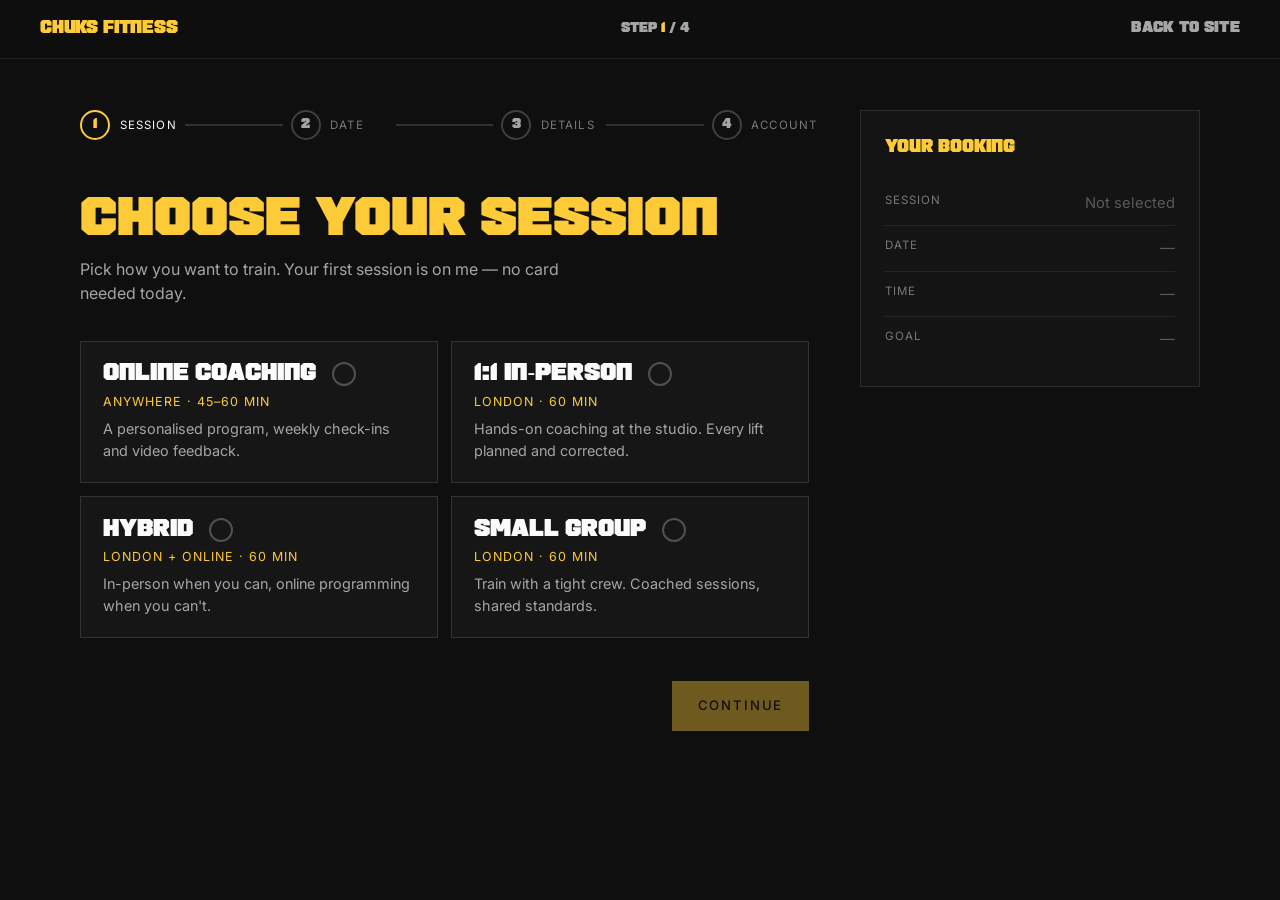
<file: booking.html>
<!DOCTYPE html>
<html lang="en" class="no-js">
<head>
  <meta charset="UTF-8" />
  <meta name="viewport" content="width=device-width, initial-scale=1.0" />
  <title>Book a session — Chuks Fitness</title>
  <meta name="description" content="Book your free first session with Chuks Fitness — online or in-person coaching in London." />
  <meta property="og:title" content="Book a session — Chuks Fitness" />
  <meta property="og:description" content="Book your free first session with Chuks Fitness — online or in-person coaching in London." />
  <meta property="og:type" content="website" />
  <meta property="og:image" content="https://chuksfitness.site/assets/img/hero.jpg" />
  <meta name="twitter:card" content="summary_large_image" />
  <link rel="icon" type="image/svg+xml" href="assets/favicon.svg" />
  <meta name="theme-color" content="#0f0f0f" />
  <link rel="preconnect" href="https://fonts.googleapis.com" />
  <link rel="preconnect" href="https://fonts.gstatic.com" crossorigin />
  <link href="https://fonts.googleapis.com/css2?family=Inter:wght@400;500;600;700&display=swap" rel="stylesheet" />
  <link rel="stylesheet" href="css/styles.css" />
  <link rel="stylesheet" href="css/booking.css" />
  <script>document.documentElement.classList.remove('no-js');</script>
</head>
<body class="booking-page">

  <header class="bk-header">
    <a href="index.html" class="bk-logo">Chuks Fitness</a>
    <span class="bk-stepcount">Step <b id="stepNow">1</b> / 4</span>
    <a href="index.html" class="bk-back hover-effect">Back to site</a>
  </header>

  <main class="bk-wrap">
    <div class="bk-grid">
      <div class="bk-main">

        <!-- stepper -->
        <div class="stepper" id="stepper">
          <div class="stepper__item active"><span class="stepper__dot">1</span><span class="stepper__label">Session</span></div>
          <span class="stepper__bar"></span>
          <div class="stepper__item"><span class="stepper__dot">2</span><span class="stepper__label">Date</span></div>
          <span class="stepper__bar"></span>
          <div class="stepper__item"><span class="stepper__dot">3</span><span class="stepper__label">Details</span></div>
          <span class="stepper__bar"></span>
          <div class="stepper__item"><span class="stepper__dot">4</span><span class="stepper__label">Account</span></div>
        </div>

        <!-- STEP 1 — session -->
        <section class="step is-active" data-step="0">
          <div class="step__head"><h2>Choose your session</h2><p>Pick how you want to train. Your first session is on me — no card needed today.</p></div>
          <div class="opt-grid">
            <button class="opt" data-opt="Online coaching" data-meta="Anywhere · 45–60 min">
              <div class="opt__top"><span class="opt__name">Online coaching</span><span class="opt__check"><svg viewBox="0 0 24 24" fill="none" stroke="#0f0f0f" stroke-width="3"><path d="M5 12l5 5L20 6"/></svg></span></div>
              <span class="opt__meta">Anywhere · 45–60 min</span>
              <span class="opt__desc">A personalised program, weekly check-ins and video feedback.</span>
            </button>
            <button class="opt" data-opt="1:1 in-person" data-meta="London · 60 min">
              <div class="opt__top"><span class="opt__name">1:1 in&#8209;person</span><span class="opt__check"><svg viewBox="0 0 24 24" fill="none" stroke="#0f0f0f" stroke-width="3"><path d="M5 12l5 5L20 6"/></svg></span></div>
              <span class="opt__meta">London · 60 min</span>
              <span class="opt__desc">Hands-on coaching at the studio. Every lift planned and corrected.</span>
            </button>
            <button class="opt" data-opt="Hybrid" data-meta="London + online · 60 min">
              <div class="opt__top"><span class="opt__name">Hybrid</span><span class="opt__check"><svg viewBox="0 0 24 24" fill="none" stroke="#0f0f0f" stroke-width="3"><path d="M5 12l5 5L20 6"/></svg></span></div>
              <span class="opt__meta">London + online · 60 min</span>
              <span class="opt__desc">In-person when you can, online programming when you can't.</span>
            </button>
            <button class="opt" data-opt="Small group" data-meta="London · 60 min">
              <div class="opt__top"><span class="opt__name">Small group</span><span class="opt__check"><svg viewBox="0 0 24 24" fill="none" stroke="#0f0f0f" stroke-width="3"><path d="M5 12l5 5L20 6"/></svg></span></div>
              <span class="opt__meta">London · 60 min</span>
              <span class="opt__desc">Train with a tight crew. Coached sessions, shared standards.</span>
            </button>
          </div>
        </section>

        <!-- STEP 2 — date & time -->
        <section class="step" data-step="1">
          <div class="step__head"><h2>Pick a date &amp; time</h2><p>Choose a slot that works for you. Unavailable times are greyed out.</p></div>
          <div class="cal-layout">
            <div class="cal">
              <div class="cal-head">
                <span class="cal-title" id="calTitle">—</span>
                <div class="cal-nav">
                  <button id="calPrev" aria-label="Previous month"><svg viewBox="0 0 24 24" width="16" height="16" fill="none" stroke="currentColor" stroke-width="2"><path d="M15 18l-6-6 6-6"/></svg></button>
                  <button id="calNext" aria-label="Next month"><svg viewBox="0 0 24 24" width="16" height="16" fill="none" stroke="currentColor" stroke-width="2"><path d="M9 18l6-6-6-6"/></svg></button>
                </div>
              </div>
              <div class="cal-dow"><span>Mo</span><span>Tu</span><span>We</span><span>Th</span><span>Fr</span><span>Sa</span><span>Su</span></div>
              <div class="cal-grid" id="calGrid"></div>
            </div>
            <div class="slots-wrap">
              <h3>Available times</h3>
              <div id="slots"><p class="slots-empty">Select a date to see available times.</p></div>
            </div>
          </div>
        </section>

        <!-- STEP 3 — about you -->
        <section class="step" data-step="2">
          <div class="step__head"><h2>A bit about you</h2><p>So I can tailor the session before you even arrive.</p></div>
          <div class="field"><label for="fName">Your name</label><input id="fName" type="text" placeholder="First name" autocomplete="given-name" /></div>
          <div class="field">
            <label>Your main goal</label>
            <div class="chip-row" data-chips="goal">
              <button class="chip" data-val="Build strength">Build strength</button>
              <button class="chip" data-val="Lose fat">Lose fat</button>
              <button class="chip" data-val="Hybrid performance">Hybrid performance</button>
              <button class="chip" data-val="Run / endurance">Run / endurance</button>
              <button class="chip" data-val="HYROX">HYROX</button>
              <button class="chip" data-val="Feel better">Feel better</button>
            </div>
          </div>
          <div class="field">
            <label>Experience</label>
            <div class="chip-row" data-chips="level">
              <button class="chip" data-val="New to training">New to training</button>
              <button class="chip" data-val="Some experience">Some experience</button>
              <button class="chip" data-val="Experienced">Experienced</button>
            </div>
          </div>
          <div class="field"><label for="fNote">Anything I should know? (optional)</label><textarea id="fNote" rows="3" placeholder="Injuries, schedule, what you're really after…"></textarea></div>
        </section>

        <!-- STEP 4 — account -->
        <section class="step" data-step="3">
          <div class="step__head"><h2>Almost there</h2><p>Create your account to lock in your session — or log in if you've trained with me before.</p></div>
          <div class="auth-tabs">
            <button class="auth-tab is-active" data-auth="signup">Sign up</button>
            <button class="auth-tab" data-auth="login">Log in</button>
          </div>
          <div class="field" data-signup-only><label for="aName">Full name</label><input id="aName" type="text" placeholder="Your name" autocomplete="name" /></div>
          <div class="field"><label for="aEmail">Email</label><input id="aEmail" type="email" placeholder="you@email.com" autocomplete="email" /></div>
          <div class="field"><label for="aPass">Password</label><input id="aPass" type="password" placeholder="••••••••" autocomplete="new-password" /></div>
          <p class="auth-fine">By continuing you agree to the <a href="#">terms</a> &amp; <a href="#">privacy policy</a>.</p>
        </section>

        <!-- nav -->
        <div class="bk-nav" id="bkNav">
          <button class="btn btn-back is-hidden" id="btnBack" type="button">Back</button>
          <button class="btn btn-primary" id="btnNext" type="button" disabled>Continue</button>
        </div>

        <!-- success -->
        <div class="bk-success" id="bkSuccess">
          <div class="tick"><svg viewBox="0 0 24 24" fill="none" stroke="#0f0f0f" stroke-width="3"><path d="M5 12l5 5L20 6"/></svg></div>
          <h2>You're booked</h2>
          <p>Your first session is locked in. I've sent a confirmation to your email with everything you need.</p>
          <div class="sum-card" id="successSummary"></div>
          <a href="index.html" class="btn btn-primary">Back to site</a>
        </div>

      </div>

      <!-- summary -->
      <aside class="bk-summary">
        <h3>Your booking</h3>
        <div class="sum-row" data-goto="0"><span class="sum-k">Session</span><span class="sum-v empty" id="sumSession">Not selected</span></div>
        <div class="sum-row" data-goto="1"><span class="sum-k">Date</span><span class="sum-v empty" id="sumDate">—</span></div>
        <div class="sum-row" data-goto="1"><span class="sum-k">Time</span><span class="sum-v empty" id="sumTime">—</span></div>
        <div class="sum-row" data-goto="2"><span class="sum-k">Goal</span><span class="sum-v empty" id="sumGoal">—</span></div>
      </aside>

    </div>
  </main>

  <script src="vendor/gsap/gsap.min.js"></script>
  <script src="js/booking.js"></script>
</body>
</html>
</file>
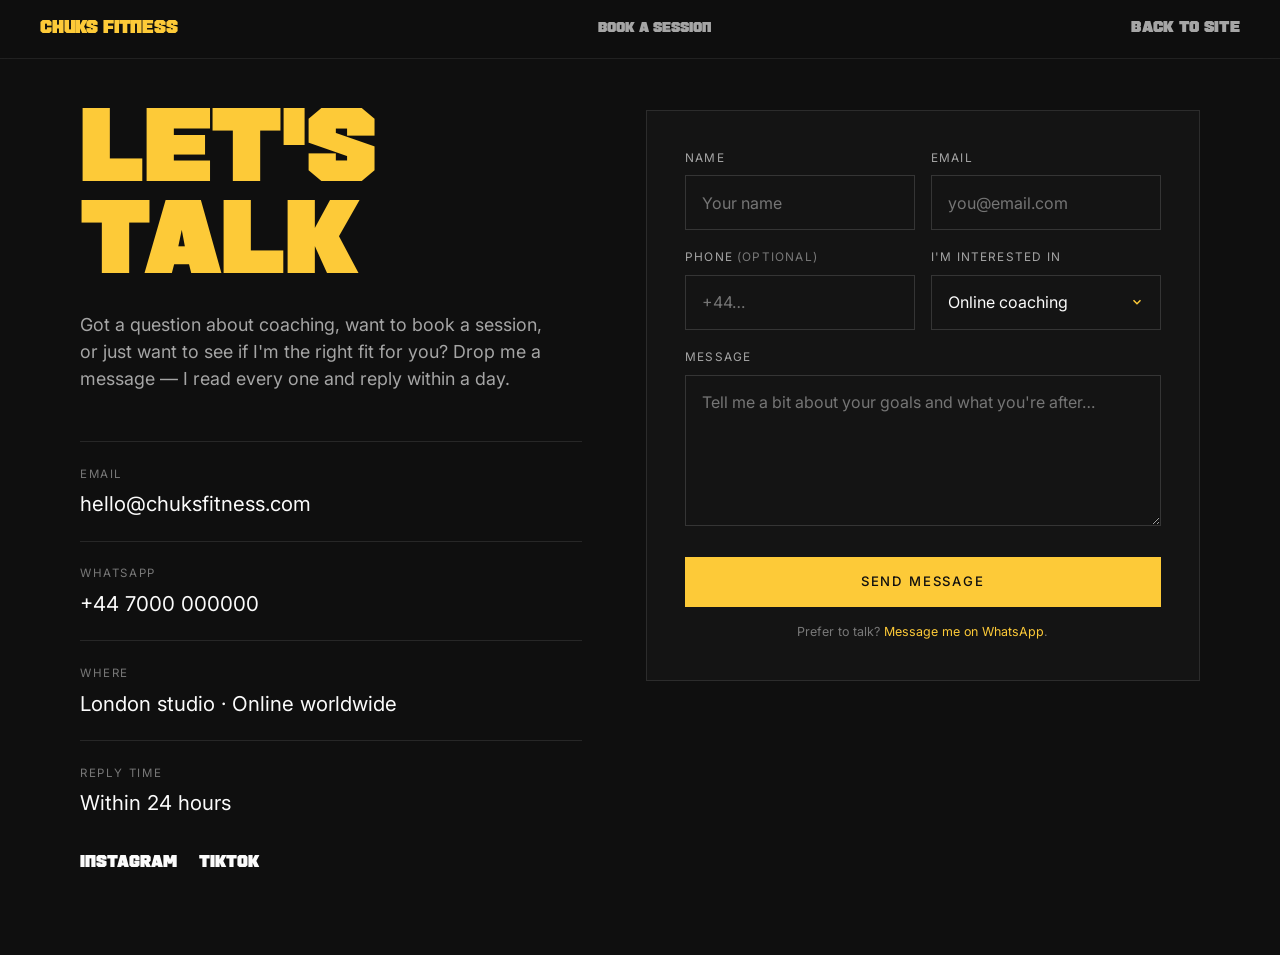
<file: contact.html>
<!DOCTYPE html>
<html lang="en" class="no-js">
<head>
  <meta charset="UTF-8" />
  <meta name="viewport" content="width=device-width, initial-scale=1.0" />
  <title>Contact — Chuks Fitness</title>
  <meta name="description" content="Get in touch with Chuks Fitness — online & in-person coaching in London. Questions, bookings, or just to say hello." />
  <meta property="og:title" content="Contact — Chuks Fitness" />
  <meta property="og:description" content="Get in touch with Chuks Fitness — online & in-person coaching in London. Questions, bookings, or just to say hello." />
  <meta property="og:type" content="website" />
  <meta property="og:image" content="https://chuksfitness.site/assets/img/hero.jpg" />
  <meta name="twitter:card" content="summary_large_image" />
  <link rel="icon" type="image/svg+xml" href="assets/favicon.svg" />
  <meta name="theme-color" content="#0f0f0f" />
  <link rel="preconnect" href="https://fonts.googleapis.com" />
  <link rel="preconnect" href="https://fonts.gstatic.com" crossorigin />
  <link href="https://fonts.googleapis.com/css2?family=Inter:wght@400;500;600;700&display=swap" rel="stylesheet" />
  <link rel="stylesheet" href="css/styles.css" />
  <link rel="stylesheet" href="css/booking.css" />
  <link rel="stylesheet" href="css/contact.css" />
  <script>document.documentElement.classList.remove('no-js');</script>
</head>
<body class="booking-page">

  <header class="bk-header">
    <a href="index.html" class="bk-logo">Chuks Fitness</a>
    <a href="booking.html" class="bk-stepcount" style="text-decoration:none">Book a session</a>
    <a href="index.html" class="bk-back hover-effect">Back to site</a>
  </header>

  <main class="bk-wrap">
    <div class="contact-grid">

      <!-- info -->
      <div class="contact-info">
        <h1>Let's talk</h1>
        <p class="lead">Got a question about coaching, want to book a session, or just want to see if I'm the right fit for you? Drop me a message — I read every one and reply within a day.</p>
        <div class="contact-list">
          <div class="row"><span class="k">Email</span><span class="v"><a href="mailto:hello@chuksfitness.com" class="hover-effect">hello@chuksfitness.com</a></span></div>
          <div class="row"><span class="k">WhatsApp</span><span class="v"><a href="https://wa.me/447000000000" class="hover-effect">+44 7000 000000</a></span></div>
          <div class="row"><span class="k">Where</span><span class="v">London studio · Online worldwide</span></div>
          <div class="row"><span class="k">Reply time</span><span class="v">Within 24 hours</span></div>
        </div>
        <div class="contact-socials">
          <a href="https://www.instagram.com/chuks_coach1/" class="hover-effect" target="_blank" rel="noopener">Instagram</a>
          <a href="https://www.tiktok.com/@chukspt0" class="hover-effect" target="_blank" rel="noopener">TikTok</a>
        </div>
      </div>

      <!-- form -->
      <form class="contact-form" id="contactForm" novalidate>
        <div class="two">
          <div class="field"><label for="cName">Name</label><input id="cName" type="text" placeholder="Your name" autocomplete="name" /></div>
          <div class="field"><label for="cEmail">Email</label><input id="cEmail" type="email" placeholder="you@email.com" autocomplete="email" /></div>
        </div>
        <div class="two">
          <div class="field"><label for="cPhone">Phone <span style="color:var(--gray-500)">(optional)</span></label><input id="cPhone" type="tel" placeholder="+44…" autocomplete="tel" /></div>
          <div class="field"><label for="cInterest">I'm interested in</label>
            <select id="cInterest">
              <option value="Online coaching">Online coaching</option>
              <option value="1:1 in-person">1:1 in-person</option>
              <option value="Hybrid">Hybrid</option>
              <option value="Small group">Small group</option>
              <option value="Something else">Something else</option>
            </select>
          </div>
        </div>
        <div class="field"><label for="cMsg">Message</label><textarea id="cMsg" rows="5" placeholder="Tell me a bit about your goals and what you're after…"></textarea></div>
        <button type="submit" class="btn btn-primary send" id="cSend" disabled>Send message</button>
        <p class="form-note">Prefer to talk? <a href="https://wa.me/447000000000" class="hover-effect" style="color:var(--brand-500)">Message me on WhatsApp</a>.</p>

        <div class="contact-success" id="contactSuccess">
          <div class="tick"><svg viewBox="0 0 24 24" fill="none" stroke="#0f0f0f" stroke-width="3"><path d="M5 12l5 5L20 6"/></svg></div>
          <h2>Message sent</h2>
          <p>Thanks — I've got it. I'll get back to you within 24 hours. Check your inbox.</p>
        </div>
      </form>

    </div>
  </main>

  <script src="vendor/gsap/gsap.min.js"></script>
  <script src="js/contact.js"></script>
</body>
</html>
</file>
<file: css/styles.css>
/* =========================================================
   CHHUKS FITNESS — faithful rebuild of lahuella.club
   Design tokens reverse-engineered from the original build.
   ========================================================= */

/* ---- Bundled display typeface (original CWM Bold) ---- */
@font-face {
  font-family: "CWM";
  src: url("../fonts/CWM-Bold.otf") format("opentype");
  font-weight: 700;
  font-style: normal;
  font-display: swap;
}

:root {
  /* colours (lifted from the original stylesheet) */
  --brand-500: #fdca38;   /* signature yellow */
  --brand-900: #6a5518;   /* deep gold */
  --gray-950: #0f0f0f;    /* near-black */
  --gray-800: #424242;
  --gray-500: #787878;
  --gray-300: #a5a5a5;
  --gray-50:  #f2f2f2;
  --paper:    #fbfbfb;    /* light text on dark */
  --bg:       #0f0f0f;    /* dark page background */
  --line:     rgba(255,255,255,0.2); /* dividers on dark */
  --black: #000;
  --white: #fff;

  --font-display: "CWM", "Arial Black", "Helvetica Neue", sans-serif;
  --font-sans: "Inter", ui-sans-serif, system-ui, -apple-system, sans-serif;

  --pad: 1rem;            /* container side padding (mobile) */
  --maxw: 1440px;
  --ease: cubic-bezier(0.22, 1, 0.36, 1);
}
@media (min-width: 1024px) { :root { --pad: 2rem; } }

/* ---- reset / base ---- */
*, *::before, *::after { box-sizing: border-box; }
html { -webkit-text-size-adjust: 100%; background: var(--bg); color-scheme: dark; }
::selection { background: var(--brand-500); color: var(--gray-950); }
body {
  margin: 0;
  background: var(--bg);
  color: var(--paper);
  font-family: var(--font-sans);
  font-size: 1rem;
  line-height: 1.5;
  -webkit-font-smoothing: antialiased;
  text-rendering: optimizeLegibility;
  overflow-x: hidden;
}
img { display: block; max-width: 100%; }
a { color: inherit; text-decoration: none; }
button { font: inherit; color: inherit; background: none; border: 0; cursor: pointer; }
ul { margin: 0; padding: 0; list-style: none; }
h1, h2, h3, h4, p { margin: 0; }

/* ScrollSmoother requires no-scroll on body while it owns the scroll */
.no-scroll { overflow: hidden; height: 100vh; }

/* ---- layout helpers ---- */
.container {
  width: 100%;
  max-width: var(--maxw);
  margin-inline: auto;
  padding-inline: var(--pad);
}
.grid-12 { display: grid; grid-template-columns: repeat(12, minmax(0, 1fr)); column-gap: clamp(0.75rem, 1.4vw, 1rem); }
.grid-8  { display: grid; grid-template-columns: repeat(8, minmax(0, 1fr));  column-gap: clamp(0.75rem, 1.4vw, 1rem); }

/* ---- typography ---- */
.display, .h-sec {
  font-family: var(--font-display);
  font-weight: 700;
  text-transform: uppercase;
  line-height: 0.86;
  letter-spacing: -0.01em;
}
/* hero headline */
.h-hero {
  font-family: var(--font-display);
  font-weight: 700;
  text-transform: uppercase;
  line-height: 0.92;
  letter-spacing: -0.01em;
  font-size: clamp(2.4rem, 7.5vw, 6.5rem);
}
/* big section headings (text-4xl -> text-9xl) */
.h-sec { font-size: clamp(2.5rem, 10vw, 8.5rem); }
/* program row titles (text-xl -> text-5xl) */
.h-prog {
  font-family: var(--font-display);
  font-weight: 700;
  text-transform: uppercase;
  line-height: 1;
  font-size: clamp(1.6rem, 6.5vw, 3.6rem);
}
.kicker {
  font-size: 0.78rem;
  letter-spacing: 0.22em;
  text-transform: uppercase;
  font-weight: 500;
}
.lead { font-size: clamp(1rem, 1.4vw, 1.25rem); color: var(--gray-300); }

.text-brand { color: var(--brand-500); }
.bg-brand { background: var(--brand-500); }
.bg-dark { background: var(--gray-950); }

/* center-grow underline (the original .hover-effect) */
.hover-effect { position: relative; transition: color 0.4s var(--ease); display: inline-block; }
.hover-effect::after {
  content: ""; position: absolute; top: 100%; left: 50%;
  height: 3px; width: 0; transform: translateX(-50%);
  background: var(--brand-500); transition: width 0.4s var(--ease);
}
.hover-effect:hover { color: var(--brand-500); }
.hover-effect:hover::after { width: 100%; }

/* ===========================================================
   PRELOADER
   =========================================================== */
#preloader {
  position: fixed; inset: 0; z-index: 200;
  background: var(--gray-950); color: var(--brand-500);
  display: flex; align-items: center; justify-content: center;
}
#preloader .pl-word { font-family: var(--font-display); text-transform: uppercase; font-size: clamp(2rem, 9vw, 6rem); line-height: 1; overflow: hidden; }
#preloader .pl-count { position: absolute; bottom: 6vh; right: var(--pad); font-family: var(--font-display); font-size: clamp(3rem, 14vw, 11rem); line-height: 0.8; color: var(--brand-500); }
#preloader .pl-bar { position: absolute; bottom: 0; left: 0; height: 4px; width: 0; background: var(--brand-500); }

/* ===========================================================
   HEADER + MENU
   =========================================================== */
.site-header {
  position: fixed; top: 0; left: 0; width: 100%; z-index: 90;
  display: flex; align-items: center; justify-content: space-between;
  padding: 1.35rem var(--pad);
  color: var(--brand-500);
  transition: transform 0.5s var(--ease);
}
.hd-group { display: flex; align-items: center; gap: clamp(1.25rem, 2.6vw, 2.75rem); }
.hd-link, .hd-lang {
  font-family: var(--font-display); text-transform: uppercase; line-height: 1;
  font-size: clamp(1rem, 1.25vw, 1.35rem); letter-spacing: 0.005em; color: var(--brand-500);
}
.hd-lang { cursor: default; }
.hd-wa { color: var(--brand-500); display: flex; align-items: center; justify-content: center; width: 44px; height: 44px; transition: transform 0.3s var(--ease); }
.hd-wa:hover { transform: scale(1.12); }
.menu-toggle { display: flex; flex-direction: column; justify-content: center; align-items: flex-end; gap: 5px; width: 48px; height: 48px; padding: 0 12px; background: var(--brand-500); color: var(--gray-950); transition: transform 0.3s var(--ease); }
.menu-toggle span { height: 3px; width: 100%; background: currentColor; transition: transform 0.4s var(--ease), opacity 0.3s, width 0.3s var(--ease); }
.menu-toggle span:nth-child(2) { width: 58%; }
.menu-toggle:hover { transform: scale(1.08); }
.menu-toggle:hover span:nth-child(2) { width: 100%; }
.hd-logo { position: absolute; left: 50%; top: 50%; transform: translate(-50%, -50%); font-family: var(--font-display); text-transform: uppercase; color: var(--brand-500); font-size: clamp(1rem, 1.4vw, 1.3rem); line-height: 1; letter-spacing: -0.01em; white-space: nowrap; }
@media (max-width: 1023px) { .hd-link, .hd-lang { display: none; } }
body.menu-open .menu-toggle span:nth-child(1) { transform: translateY(8px) rotate(45deg); }
body.menu-open .menu-toggle span:nth-child(2) { opacity: 0; }
body.menu-open .menu-toggle span:nth-child(3) { transform: translateY(-8px) rotate(-45deg); }
.header-hidden { transform: translateY(-110%); }

/* full-screen overlay menu */
.menu-overlay {
  position: fixed; inset: 0; z-index: 80;
  background: var(--gray-950); color: var(--paper);
  display: grid; grid-template-rows: 1fr auto;
  padding: 7rem var(--pad) 2.5rem;
  clip-path: inset(0 0 100% 0);
  visibility: hidden;
}
.menu-overlay nav { display: flex; flex-direction: column; justify-content: center; gap: 0.4rem; }
.menu-overlay nav a {
  font-family: var(--font-display); text-transform: uppercase;
  font-size: clamp(2.2rem, 9vw, 6rem); line-height: 1.02; color: var(--paper);
  width: max-content;
}
.menu-overlay nav a:hover { color: var(--brand-500); }
.menu-foot { display: flex; flex-wrap: wrap; gap: 1.4rem 2rem; justify-content: space-between; align-items: end; border-top: 1px solid #2a2a2a; padding-top: 1.5rem; font-size: 0.85rem; letter-spacing: 0.06em; text-transform: uppercase; color: var(--gray-300); }
.menu-foot a:hover { color: var(--brand-500); }

/* ===========================================================
   HERO
   =========================================================== */
.hero { position: relative; height: 100svh; min-height: 600px; overflow: hidden; }
.hero__media { position: absolute; inset: -8% 0; z-index: 0; will-change: transform; }
.hero__media img { width: 100%; height: 100%; object-fit: cover; object-position: center 50%; will-change: transform; }
/* mobile: shift crop so the man on the left sits left-of-frame, face clear of the text */
@media (max-width: 1023px) { .hero__media img { object-position: 44% center; } }
.hero::after { content: ""; position: absolute; inset: 0; z-index: 1;
  background: radial-gradient(125% 95% at 50% 38%, rgba(0,0,0,0.22), rgba(0,0,0,0.8) 100%); }

/* giant stacked headline with cycling middle word */
.hero-title {
  position: absolute; z-index: 3; top: 45%; left: 50%; transform: translate(-50%, -50%);
  width: 100%; margin: 0; padding: 0 var(--pad); text-align: center;
  font-family: var(--font-display); font-weight: 700; text-transform: uppercase;
  color: var(--brand-500); line-height: 0.86; letter-spacing: -0.01em;
  font-size: clamp(2.8rem, 13.5vw, 12rem);
}
.ht-line { display: block; overflow: hidden; }
.ht-line > span { display: block; }
/* taller mask box fully contains the glyph so the next word can't peek;
   negative margin pulls the line back to the tight visual rhythm */
.ht-rotwrap { height: 1.3em; margin-block: -0.22em; }
.ht-rotator { display: block; overflow: hidden; height: 1.3em; }
.ht-words { display: flex; flex-direction: column; will-change: transform; }
.ht-word { height: 1.3em; line-height: 1.3; display: flex; align-items: center; justify-content: center; white-space: nowrap; }

/* video / motion pause control */
.hero-pause {
  position: absolute; z-index: 5; right: var(--pad);
  bottom: calc(clamp(58px, 8vh, 92px) + 1.4rem);
  width: 48px; height: 48px; display: flex; align-items: center; justify-content: center;
  color: var(--brand-500); transition: transform 0.3s var(--ease);
}
.hero-pause:hover { transform: scale(1.1); }
.pause-ic { position: relative; width: 16px; height: 19px; }
.pause-ic::before, .pause-ic::after { content: ""; position: absolute; top: 0; width: 5px; height: 100%; background: currentColor; }
.pause-ic::before { left: 1px; } .pause-ic::after { right: 1px; }
.hero-pause.is-paused .pause-ic::before {
  left: 50%; transform: translateX(-40%); width: 0; height: 0; background: transparent;
  border-top: 9px solid transparent; border-bottom: 9px solid transparent; border-left: 15px solid currentColor;
}
.hero-pause.is-paused .pause-ic::after { display: none; }

/* bottom yellow band + bordered CTA */
.hero-band {
  position: absolute; bottom: 0; left: 0; width: 100%; z-index: 4;
  height: clamp(58px, 8vh, 92px); background: var(--brand-500);
  display: flex; align-items: center; justify-content: center;
}
.hero-cta {
  font-family: var(--font-display); text-transform: uppercase; line-height: 1;
  font-size: clamp(1.05rem, 2.1vw, 1.9rem); color: var(--gray-950);
  background: var(--brand-500); border: 3px solid var(--gray-950);
  padding: 0.6em 1.5em; transition: background 0.35s var(--ease), color 0.35s var(--ease);
}
.hero-cta:hover { background: var(--gray-950); color: var(--brand-500); }

.hero__row { margin-top: 2rem; display: flex; flex-wrap: wrap; gap: 1rem 1.5rem; align-items: center; }
.sr-only { position: absolute; width: 1px; height: 1px; padding: 0; margin: -1px; overflow: hidden; clip: rect(0,0,0,0); white-space: nowrap; border: 0; }

/* buttons */
.btn {
  display: inline-flex; align-items: center; gap: 0.6rem;
  font-size: 0.82rem; letter-spacing: 0.14em; text-transform: uppercase; font-weight: 500;
  padding: 0.95rem 1.6rem; border-radius: 0; transition: background 0.35s, color 0.35s, transform 0.35s var(--ease);
}
.btn-primary { background: var(--brand-500); color: var(--gray-950); }
.btn-primary:hover { transform: translateY(-2px); }
.btn-ghost { border: 1.5px solid rgba(255,255,255,0.55); color: #fff; }
.btn-ghost:hover { background: #fff; color: var(--gray-950); }
.btn-dark { background: transparent; border: 1.5px solid rgba(255,255,255,0.35); color: var(--paper); }
.btn-dark:hover { background: var(--brand-500); color: var(--gray-950); border-color: var(--brand-500); transform: translateY(-2px); }

/* ===========================================================
   SECTION SHELL
   =========================================================== */
section { position: relative; }
.section-pad { padding-block: clamp(3.5rem, 9vw, 8rem); }
.section-label { color: var(--brand-500); margin-bottom: 2.5rem; }

/* ===========================================================
   PROGRAMS (accordion rows w/ hover image)
   =========================================================== */
.programs .h-sec { color: var(--brand-500); margin-bottom: clamp(1.75rem, 4vw, 3.5rem); }
.programs__grid { display: grid; gap: 2rem; }
@media (min-width: 1024px) {
  .programs__grid { grid-template-columns: 0.82fr 1.18fr; gap: clamp(2rem, 4vw, 4.5rem); align-items: start; }
}

/* LEFT — image that swaps with the active program */
.programs__media { position: relative; }
@media (min-width: 1024px) { .programs__media { position: sticky; top: 92px; } }
.pm-stack { position: relative; width: 100%; aspect-ratio: 4/5; overflow: hidden; border-radius: 0; background: #1a1a1a; }
.pm-img { position: absolute; inset: 0; width: 100%; height: 100%; object-fit: cover; opacity: 0; transform: scale(1.06); transition: opacity 0.6s var(--ease), transform 1s var(--ease); }
.pm-img.is-active { opacity: 1; transform: scale(1); }
.pm-cta {
  position: absolute; left: 0; bottom: clamp(1rem, 3vw, 2rem); z-index: 3;
  font-family: var(--font-display); text-transform: uppercase; line-height: 1;
  font-size: clamp(0.95rem, 1.3vw, 1.35rem); color: var(--gray-950);
  background: var(--brand-500); border: 3px solid var(--gray-950);
  padding: 0.55em 1.1em; transition: background 0.35s var(--ease), color 0.35s var(--ease);
}
.pm-cta:hover { background: var(--gray-950); color: var(--brand-500); }

/* RIGHT — program list; active item becomes a yellow panel */
.programs__list { display: flex; flex-direction: column; gap: 0.4rem; }
.prog-item { border-radius: 0; transition: background 0.45s var(--ease); overflow: hidden; }
.prog-item__title {
  display: block; width: 100%; text-align: left; cursor: pointer;
  font-family: var(--font-display); text-transform: uppercase; line-height: 1;
  font-size: clamp(1.45rem, 3.4vw, 3rem); color: var(--paper);
  padding: clamp(0.65rem, 1.3vw, 1rem) clamp(1rem, 1.8vw, 1.5rem);
  transition: color 0.4s var(--ease);
}
.prog-item.is-active { background: var(--brand-500); }
.prog-item.is-active .prog-item__title { color: var(--gray-950); }
.prog-item__body { display: grid; grid-template-rows: 0fr; transition: grid-template-rows 0.5s var(--ease); }
.prog-item__body > div { overflow: hidden; }
.prog-item.is-active .prog-item__body { grid-template-rows: 1fr; }
.prog-item__body p {
  color: var(--gray-950); max-width: 54ch; font-size: clamp(0.95rem, 1.05vw, 1.1rem);
  padding: 0 clamp(1rem, 1.8vw, 1.5rem) clamp(1rem, 1.5vw, 1.35rem);
}
/* per-item image: shown only on mobile (desktop uses the big left image) */
.prog-item__thumb { display: none; }
@media (max-width: 1023px) {
  .programs__media { display: none; }
  .prog-item__thumb { display: block; aspect-ratio: 3/4; overflow: hidden; border-radius: 0; margin: 0 clamp(1rem,1.8vw,1.5rem) clamp(1rem,1.5vw,1.35rem); }
  .prog-item__thumb img { width: 100%; height: 100%; object-fit: cover; object-position: center 30%; }
}

/* ===========================================================
   WAYS TO TRAIN (marquee + swiper)
   =========================================================== */
.ways .h-sec { text-align: left; }
@media (min-width: 1024px) { .ways .h-sec { text-align: center; } }
.ways__sub { text-align: center; color: var(--gray-300); margin-top: 0.5rem; text-transform: uppercase; letter-spacing: 0.16em; font-size: 0.85rem; }
.marquee { overflow: hidden; width: 100%; margin-block: clamp(2rem, 5vw, 4rem); border-block: 2px solid var(--line); padding-block: 1.2rem; }
.marquee__track { display: flex; gap: 0; width: max-content; will-change: transform; }
.marquee__item {
  font-family: var(--font-display); text-transform: uppercase; line-height: 0.7;
  font-size: clamp(2.5rem, 8vw, 7rem); padding-inline: clamp(1.5rem, 3vw, 3rem);
  display: inline-flex; align-items: center;
}
.marquee__item .sep { color: var(--brand-500); margin-left: clamp(1.5rem,3vw,3rem); }

.ways-swiper { overflow: visible; }
.way-card { position: relative; overflow: hidden; border-radius: 0; border: 3px solid var(--brand-500); aspect-ratio: 3/4; display: flex; align-items: flex-end; }
.way-card img { position: absolute; inset: 0; width: 100%; height: 100%; object-fit: cover; transition: transform 0.7s var(--ease); }
.way-card:hover img { transform: scale(1.06); }
.way-card::after { content: ""; position: absolute; inset: 0; background: linear-gradient(180deg, rgba(0,0,0,0) 35%, rgba(0,0,0,0.8) 100%); }
.way-card__body { position: relative; z-index: 2; padding: 1.5rem; color: #fff; }
.way-card__body h3 { font-family: var(--font-display); text-transform: uppercase; font-size: clamp(1.4rem, 2.4vw, 2rem); line-height: 1; }
.way-card__body p { color: rgba(255,255,255,0.82); font-size: 0.95rem; margin-top: 0.5rem; }
.way-card__tag { position: absolute; top: 1.1rem; left: 1.1rem; z-index: 2; background: var(--brand-500); color: var(--gray-950); font-size: 0.66rem; letter-spacing: 0.12em; text-transform: uppercase; padding: 0.4rem 0.7rem; border-radius: 999px; }

/* ===========================================================
   FEATURE — "This is Chhuks Fitness"
   =========================================================== */
.feature .h-sec { margin-bottom: clamp(1.5rem, 4vw, 3rem); }
.feature__grid { display: grid; gap: 2rem; }
.feature__media { overflow: hidden; border-radius: 6px; aspect-ratio: 4/5; }
.feature__media img { width: 100%; height: 115%; object-fit: cover; will-change: transform; }
.feature__text h3 { font-family: var(--font-display); text-transform: uppercase; font-size: clamp(1.5rem, 3vw, 2.6rem); line-height: 1; margin-bottom: 1.2rem; }
.feature__text p { color: var(--gray-300); max-width: 50ch; font-size: clamp(1rem,1.2vw,1.15rem); }
.feature__stats { display: flex; flex-wrap: wrap; gap: 2.5rem; margin-top: 2.5rem; }
.feature__stats .num { font-family: var(--font-display); font-size: clamp(2rem, 4vw, 3.4rem); line-height: 1; color: var(--brand-500); }
.feature__stats .lbl { font-size: 0.78rem; letter-spacing: 0.12em; text-transform: uppercase; color: var(--gray-300); margin-top: 0.4rem; }
@media (min-width: 1024px) {
  .feature__grid { grid-template-columns: 1fr 1fr; gap: 4rem; align-items: center; }
}

/* ===========================================================
   GALLERY — "Inside the training"
   =========================================================== */
.inside { position: relative; background: var(--bg); }
.inside-wall { position: relative; }
.inside-tiles { column-count: 2; column-gap: 6px; }
@media (min-width: 760px) { .inside-tiles { column-count: 3; column-gap: 8px; } }
.inside-tiles .tile { break-inside: avoid; margin-bottom: 6px; overflow: hidden; }
@media (min-width: 760px) { .inside-tiles .tile { margin-bottom: 8px; } }
.inside-tiles .tile img { width: 100%; height: auto; display: block; transition: transform 0.8s var(--ease); }
.inside-tiles .tile:hover img { transform: scale(1.05); }
.inside-overlay { position: absolute; inset: 0; z-index: 3; display: flex; flex-direction: column; align-items: center; justify-content: center; text-align: center; gap: clamp(1rem, 2.5vw, 1.6rem); padding: clamp(1.5rem, 5vw, 3rem); pointer-events: none; }
.inside-overlay::before { content: ""; position: absolute; inset: 0; z-index: -1; background: radial-gradient(ellipse 85% 62% at 50% 50%, rgba(0,0,0,0.86), rgba(0,0,0,0.55) 45%, rgba(0,0,0,0.12) 100%); }
.inside-overlay .h-sec { color: var(--brand-500); }
.inside-statement { font-family: var(--font-display); text-transform: uppercase; color: var(--paper); line-height: 1.06; letter-spacing: -0.005em; font-size: clamp(1.05rem, 2vw, 1.7rem); max-width: 30ch; }
.inside-cta { pointer-events: auto; font-family: var(--font-display); text-transform: uppercase; line-height: 1; font-size: clamp(0.85rem, 1.4vw, 1.4rem); color: var(--gray-950); background: var(--brand-500); border: 3px solid var(--gray-950); padding: 0.7em 1.3em; transition: background 0.35s var(--ease), color 0.35s var(--ease); }
.inside-cta:hover { background: var(--gray-950); color: var(--brand-500); }

/* ===========================================================
   FAQ
   =========================================================== */
.faq .h-sec { margin-bottom: clamp(1.5rem, 4vw, 3rem); }
.faq__list { border-top: 2px solid var(--line); }
.faq-item { border-bottom: 2px solid var(--line); }
.faq-item.extra { display: none; }
.faq-item.extra.show { display: block; }
.faq-q { display: flex; align-items: center; justify-content: space-between; gap: 1rem; width: 100%; text-align: left; padding-block: 1.15rem; }
.faq-q h3 { font-size: clamp(1rem, 1.6vw, 1.3rem); text-transform: uppercase; letter-spacing: 0.01em; font-weight: 600; }
.faq-q .ic { width: 22px; height: 22px; position: relative; flex: none; }
.faq-q .ic::before, .faq-q .ic::after { content: ""; position: absolute; background: var(--paper); transition: transform 0.4s var(--ease); }
.faq-q .ic::before { top: 50%; left: 0; width: 100%; height: 2px; transform: translateY(-50%); }
.faq-q .ic::after  { left: 50%; top: 0; height: 100%; width: 2px; transform: translateX(-50%); }
.faq-item.open .ic::after { transform: translateX(-50%) scaleY(0); }
.faq-a { height: 0; overflow: hidden; }
.faq-a p { padding-bottom: 1.3rem; max-width: 70ch; color: var(--gray-300); }
.faq-more { margin-top: 1.6rem; }

/* ===========================================================
   CULTURE / CTA
   =========================================================== */
.culture { position: relative; color: #fff; overflow: hidden; }
.culture__bg { position: absolute; inset: -10% 0; z-index: 0; }
.culture__bg img { width: 100%; height: 100%; object-fit: cover; will-change: transform; }
.culture::after { content: ""; position: absolute; inset: 0; background: rgba(15,15,15,0.72); z-index: 1; }
.culture__inner { position: relative; z-index: 2; }
.culture .h-sec { color: var(--brand-500); }
.culture__statement { font-family: var(--font-display); text-transform: uppercase; line-height: 0.95; font-size: clamp(1.6rem, 4.5vw, 3.6rem); max-width: 20ch; margin-block: 1.5rem 2.5rem; }
.culture__statement em { color: var(--brand-500); font-style: normal; }

/* ===========================================================
   FOOTER
   =========================================================== */
.site-footer { background: var(--black); color: var(--brand-500); padding-block: clamp(3rem, 6vw, 5rem) 2rem; border-top: 1px solid rgba(255,255,255,0.09); }
.footer-logo { font-family: var(--font-display); text-transform: uppercase; line-height: 0.82; font-size: clamp(3rem, 16vw, 13rem); color: var(--brand-500); letter-spacing: -0.01em; }
.footer-grid { display: grid; grid-template-columns: 2fr 1fr 1fr; gap: 2rem; margin-bottom: 3rem; }
.footer-col h4 { font-size: 0.72rem; letter-spacing: 0.16em; text-transform: uppercase; color: var(--gray-500); margin-bottom: 1rem; }
.footer-col a { display: block; padding-block: 0.5rem; color: var(--paper); text-transform: uppercase; font-size: 0.95rem; }
.footer-col a:hover { color: var(--brand-500); }
.footer-bottom { display: flex; flex-wrap: wrap; justify-content: space-between; gap: 1rem; padding-top: 1.5rem; border-top: 1px solid #242424; font-size: 0.78rem; letter-spacing: 0.06em; text-transform: uppercase; color: var(--gray-500); }
@media (max-width: 720px) { .footer-grid { grid-template-columns: 1fr 1fr; } }

/* ===========================================================
   ANIMATION BASE STATES (revealed by JS; safe fallback if JS off)
   =========================================================== */
.line-mask { overflow: hidden; }
[data-reveal] { will-change: transform, opacity; }
.no-js [data-reveal], .reduced [data-reveal] { opacity: 1 !important; transform: none !important; }

/* ===========================================================
   RESPONSIVE TWEAKS
   =========================================================== */
@media (max-width: 1023px) {
  .header-cta { display: none; }
  .prog-head { grid-template-columns: 1fr auto; }
  .prog-index { display: none; }
}

/* reduced motion */
/* ===========================================================
   MARK LINE — video grows from between the words on scroll
   =========================================================== */
.markline { position: relative; height: 300vh; background: var(--bg); }
.markline__stage { position: relative; height: 100vh; overflow: hidden; display: flex; flex-direction: column; align-items: center; justify-content: center; gap: clamp(0.25rem, 2vh, 1.4rem); }
.ml-text { position: relative; z-index: 1; font-family: var(--font-display); text-transform: uppercase; color: var(--brand-500); line-height: 0.84; letter-spacing: -0.01em; text-align: center; font-size: clamp(2rem, 8.5vw, 7rem); will-change: transform, opacity; }
.ml-text span { display: block; }
.ml-video { position: relative; z-index: 2; height: 26vh; aspect-ratio: 9 / 16; overflow: hidden; flex: none; will-change: transform; }
.ml-video video { width: 100%; height: 100%; object-fit: cover; display: block; }
.ml-cta { position: absolute; z-index: 3; left: 50%; bottom: clamp(2rem, 8vh, 5rem); transform: translateX(-50%); font-family: var(--font-display); text-transform: uppercase; line-height: 1; font-size: clamp(1rem, 1.6vw, 1.6rem); color: var(--gray-950); background: var(--brand-500); border: 3px solid var(--gray-950); padding: 0.65em 1.4em; opacity: 0; will-change: opacity; transition: background 0.35s var(--ease), color 0.35s var(--ease); }
.ml-cta:hover { background: var(--gray-950); color: var(--brand-500); }
.no-js .ml-cta, .reduced .ml-cta { opacity: 1; }

/* ---- yellow scrollbar ---- */
html { scrollbar-color: var(--brand-500) #0f0f0f; scrollbar-width: thin; }
::-webkit-scrollbar { width: 12px; height: 12px; }
::-webkit-scrollbar-track { background: #0f0f0f; }
::-webkit-scrollbar-thumb { background: var(--brand-500); border: 3px solid #0f0f0f; border-radius: 0; }
::-webkit-scrollbar-thumb:hover { background: #ffd84d; }

/* footer credit */
.credit-wiggle { color: var(--gray-500); display: inline-block; transition: color 0.3s var(--ease); }
.credit-wiggle:hover { color: var(--brand-500); animation: credit-wiggle 0.45s ease-in-out; }
@keyframes credit-wiggle { 0%,100%{transform:rotate(0)} 20%{transform:rotate(-3deg)} 50%{transform:rotate(3deg)} 80%{transform:rotate(-2deg)} }

/* markline sound toggle */
.ml-sound { position: absolute; z-index: 4; right: clamp(1rem, 4vw, 2.5rem); top: clamp(1.2rem, 5vh, 3rem); width: 50px; height: 50px; border-radius: 50%; background: rgba(15,15,15,0.55); color: var(--brand-500); display: grid; place-items: center; backdrop-filter: blur(4px); transition: transform 0.3s var(--ease), background 0.3s var(--ease), color 0.3s var(--ease); }
.ml-sound:hover { transform: scale(1.1); background: var(--brand-500); color: var(--gray-950); }
.ml-sound .snd-on { display: none; }
.ml-sound.is-on .snd-off { display: none; }
.ml-sound.is-on .snd-on { display: block; }

/* ===========================================================
   TESTIMONIALS — social proof
   =========================================================== */
.testi .h-sec { color: var(--brand-500); margin-bottom: clamp(1.5rem, 4vw, 3rem); }
.testi-grid { display: grid; gap: clamp(1rem, 2vw, 1.5rem); }
@media (min-width: 768px) { .testi-grid { grid-template-columns: repeat(3, 1fr); } }
.testi-card { background: #141414; border: 1px solid rgba(255,255,255,0.1); padding: clamp(1.4rem, 2.5vw, 2rem); display: flex; flex-direction: column; gap: 1rem; }
.testi-stars { color: var(--brand-500); letter-spacing: 3px; font-size: 0.95rem; }
.testi-card blockquote { margin: 0; font-size: clamp(1rem, 1.25vw, 1.2rem); line-height: 1.5; color: var(--paper); }
.testi-card figcaption { margin-top: auto; display: flex; flex-direction: column; gap: 0.25rem; }
.t-name { font-family: var(--font-display); text-transform: uppercase; font-size: 1.1rem; line-height: 1; color: var(--brand-500); }
.t-meta { font-size: 0.74rem; letter-spacing: 0.08em; text-transform: uppercase; color: var(--gray-500); }

@media (prefers-reduced-motion: reduce) {
  * { scroll-behavior: auto !important; }
}
</file>
<file: css/booking.css>
/* =========================================================
   CHHUKS FITNESS — Booking flow
   Upscale multi-step flow (Calendly / Cal.com / Equinox-style),
   on the site's dark + yellow CWM system.
   ========================================================= */

.booking-page { min-height: 100vh; overflow-x: hidden; }

/* ---- top bar ---- */
.bk-header {
  position: sticky; top: 0; z-index: 50;
  display: flex; align-items: center; justify-content: space-between;
  padding: 1.1rem clamp(1rem, 4vw, 2.5rem);
  background: rgba(15,15,15,0.85); backdrop-filter: blur(10px);
  border-bottom: 1px solid rgba(255,255,255,0.08);
}
.bk-logo { font-family: var(--font-display); text-transform: uppercase; font-size: 1.1rem; color: var(--brand-500); line-height: 1; letter-spacing: -0.01em; }
.bk-back { font-family: var(--font-display); font-size: 0.95rem; letter-spacing: 0.02em; text-transform: uppercase; color: var(--gray-300); }
.bk-back:hover { color: var(--brand-500); }
.bk-stepcount { font-family: var(--font-display); text-transform: uppercase; font-size: 0.85rem; color: var(--gray-300); }
.bk-stepcount b { color: var(--brand-500); }

/* ---- layout ---- */
.bk-wrap { width: 100%; max-width: 1200px; margin-inline: auto; padding: clamp(1.5rem, 4vw, 3.5rem) clamp(1rem, 4vw, 2.5rem) 5rem; }
.bk-grid { display: grid; gap: clamp(1.5rem, 4vw, 3.5rem); }
@media (min-width: 980px) { .bk-grid { grid-template-columns: 1fr 340px; align-items: start; } }

/* ---- stepper ---- */
.stepper { display: flex; align-items: center; gap: 0.5rem; margin-bottom: clamp(2rem, 5vw, 3.5rem); }
.stepper__item { display: flex; align-items: center; gap: 0.6rem; flex: 1; min-width: 0; }
.stepper__dot { width: 30px; height: 30px; flex: none; border-radius: 50%; border: 2px solid rgba(255,255,255,0.2); display: flex; align-items: center; justify-content: center; font-family: var(--font-display); font-size: 0.85rem; color: var(--gray-300); transition: all 0.4s var(--ease); }
.stepper__label { font-size: 0.72rem; letter-spacing: 0.1em; text-transform: uppercase; color: var(--gray-500); white-space: nowrap; }
.stepper__bar { flex: 1; height: 2px; background: rgba(255,255,255,0.14); position: relative; }
.stepper__bar::after { content: ""; position: absolute; inset: 0; width: 0; background: var(--brand-500); transition: width 0.5s var(--ease); }
.stepper__bar.filled::after { width: 100%; }
.stepper__item.active .stepper__dot { border-color: var(--brand-500); color: var(--brand-500); }
.stepper__item.done .stepper__dot { background: var(--brand-500); border-color: var(--brand-500); color: var(--gray-950); }
.stepper__item.active .stepper__label, .stepper__item.done .stepper__label { color: var(--paper); }
@media (max-width: 640px) { .stepper__label { display: none; } }

/* ---- steps ---- */
.bk-main { position: relative; }
.step { display: none; }
.step.is-active { display: block; }
.step__head { margin-bottom: clamp(1.5rem, 3vw, 2.2rem); }
.step__head h2 { font-family: var(--font-display); text-transform: uppercase; line-height: 0.95; font-size: clamp(1.9rem, 5vw, 3.4rem); color: var(--brand-500); }
.step__head p { color: var(--gray-300); margin-top: 0.6rem; max-width: 48ch; }

/* ---- session option cards ---- */
.opt-grid { display: grid; gap: 0.8rem; }
@media (min-width: 560px) { .opt-grid { grid-template-columns: 1fr 1fr; } }
.opt {
  position: relative; text-align: left; width: 100%; cursor: pointer;
  background: #161616; border: 1.5px solid rgba(255,255,255,0.12);
  padding: 1.3rem 1.4rem; transition: border-color 0.3s var(--ease), background 0.3s var(--ease), transform 0.3s var(--ease);
  display: flex; flex-direction: column; gap: 0.4rem;
}
.opt:hover { border-color: rgba(253,202,56,0.5); transform: translateY(-2px); }
.opt.is-selected { border-color: var(--brand-500); background: #1c1a12; }
.opt__top { display: flex; align-items: center; justify-content: space-between; gap: 1rem; }
.opt__name { font-family: var(--font-display); text-transform: uppercase; font-size: clamp(1.1rem, 2vw, 1.5rem); line-height: 1; }
.opt__meta { font-size: 0.78rem; letter-spacing: 0.08em; text-transform: uppercase; color: var(--brand-500); }
.opt__desc { font-size: 0.9rem; color: var(--gray-300); }
.opt__tag { align-self: flex-start; margin-top: 0.5rem; font-size: 0.66rem; letter-spacing: 0.12em; text-transform: uppercase; background: rgba(253,202,56,0.14); color: var(--brand-500); padding: 0.3rem 0.6rem; border-radius: 999px; }
.opt__check { width: 24px; height: 24px; flex: none; border-radius: 50%; border: 2px solid rgba(255,255,255,0.25); display: grid; place-items: center; transition: all 0.3s var(--ease); }
.opt.is-selected .opt__check { background: var(--brand-500); border-color: var(--brand-500); }
.opt__check svg { width: 13px; height: 13px; opacity: 0; transition: opacity 0.2s; }
.opt.is-selected .opt__check svg { opacity: 1; }

/* ---- calendar ---- */
.cal-layout { display: grid; gap: clamp(1.2rem, 3vw, 2.2rem); }
@media (min-width: 720px) { .cal-layout { grid-template-columns: 1.1fr 0.9fr; } }
.cal { background: #141414; border: 1px solid rgba(255,255,255,0.1); padding: 1.2rem; }
.cal-head { display: flex; align-items: center; justify-content: space-between; margin-bottom: 1rem; }
.cal-title { font-family: var(--font-display); text-transform: uppercase; font-size: 1.15rem; }
.cal-nav { display: flex; gap: 0.5rem; }
.cal-nav button { width: 34px; height: 34px; border: 1px solid rgba(255,255,255,0.18); color: var(--paper); display: grid; place-items: center; transition: all 0.3s var(--ease); }
.cal-nav button:hover:not(:disabled) { border-color: var(--brand-500); color: var(--brand-500); }
.cal-nav button:disabled { opacity: 0.3; cursor: not-allowed; }
.cal-dow { display: grid; grid-template-columns: repeat(7,1fr); gap: 4px; margin-bottom: 6px; }
.cal-dow span { text-align: center; font-size: 0.66rem; letter-spacing: 0.06em; text-transform: uppercase; color: var(--gray-500); }
.cal-grid { display: grid; grid-template-columns: repeat(7,1fr); gap: 4px; }
.cal-day { aspect-ratio: 1; display: grid; place-items: center; font-size: 0.92rem; color: var(--paper); border: 1px solid transparent; cursor: pointer; transition: all 0.2s var(--ease); }
.cal-day:hover:not(.is-disabled):not(.is-empty) { border-color: var(--brand-500); }
.cal-day.is-empty { cursor: default; }
.cal-day.is-disabled { color: var(--gray-800); cursor: not-allowed; }
.cal-day.is-selected { background: var(--brand-500); color: var(--gray-950); font-weight: 600; }
.cal-day.is-today:not(.is-selected) { box-shadow: inset 0 0 0 1px rgba(253,202,56,0.4); }

.slots-wrap h3 { font-family: var(--font-display); text-transform: uppercase; font-size: 1.05rem; margin-bottom: 0.8rem; }
.slots-empty { color: var(--gray-500); font-size: 0.9rem; }
.slots { display: grid; grid-template-columns: repeat(auto-fill, minmax(86px,1fr)); gap: 0.55rem; }
.slot { padding: 0.7rem 0.5rem; text-align: center; background: #161616; border: 1.5px solid rgba(255,255,255,0.12); font-size: 0.92rem; cursor: pointer; transition: all 0.25s var(--ease); }
.slot:hover:not(.is-disabled) { border-color: var(--brand-500); }
.slot.is-disabled { color: var(--gray-800); cursor: not-allowed; text-decoration: line-through; }
.slot.is-selected { background: var(--brand-500); color: var(--gray-950); border-color: var(--brand-500); font-weight: 600; }

/* ---- details form ---- */
.field { margin-bottom: 1.2rem; }
.field label { display: block; font-size: 0.74rem; letter-spacing: 0.1em; text-transform: uppercase; color: var(--gray-300); margin-bottom: 0.5rem; }
.field input, .field textarea, .field select {
  width: 100%; background: #141414; border: 1.5px solid rgba(255,255,255,0.14); color: var(--paper);
  padding: 0.9rem 1rem; font: inherit; transition: border-color 0.3s var(--ease);
}
.field input:focus, .field textarea:focus, .field select:focus { outline: none; border-color: var(--brand-500); }
.chip-row { display: flex; flex-wrap: wrap; gap: 0.5rem; }
.chip { padding: 0.6rem 1rem; background: #161616; border: 1.5px solid rgba(255,255,255,0.12); cursor: pointer; font-size: 0.9rem; transition: all 0.25s var(--ease); text-transform: uppercase; letter-spacing: 0.04em; }
.chip:hover { border-color: rgba(253,202,56,0.5); }
.chip.is-selected { background: var(--brand-500); color: var(--gray-950); border-color: var(--brand-500); font-weight: 600; }

/* ---- auth step ---- */
.auth-tabs { display: flex; gap: 0; margin-bottom: 1.6rem; border: 1.5px solid rgba(255,255,255,0.14); width: max-content; }
.auth-tab { padding: 0.6rem 1.4rem; font-family: var(--font-display); text-transform: uppercase; font-size: 0.95rem; color: var(--gray-300); cursor: pointer; transition: all 0.3s var(--ease); }
.auth-tab.is-active { background: var(--brand-500); color: var(--gray-950); }
.social-row { display: grid; gap: 0.7rem; margin-bottom: 1.4rem; }
@media (min-width: 480px) { .social-row { grid-template-columns: 1fr 1fr; } }
.social-btn { display: flex; align-items: center; justify-content: center; gap: 0.6rem; padding: 0.85rem 1rem; background: #161616; border: 1.5px solid rgba(255,255,255,0.14); color: var(--paper); font-size: 0.9rem; transition: all 0.3s var(--ease); }
.social-btn:hover { border-color: var(--brand-500); }
.social-btn svg { width: 18px; height: 18px; }
.auth-divider { display: flex; align-items: center; gap: 1rem; color: var(--gray-500); font-size: 0.72rem; letter-spacing: 0.1em; text-transform: uppercase; margin: 0 0 1.4rem; }
.auth-divider::before, .auth-divider::after { content: ""; flex: 1; height: 1px; background: rgba(255,255,255,0.12); }
.auth-fine { font-size: 0.78rem; color: var(--gray-500); margin-top: 1rem; }
.auth-fine a { color: var(--brand-500); }

/* ---- step nav ---- */
.bk-nav { display: flex; align-items: center; justify-content: space-between; gap: 1rem; margin-top: clamp(1.8rem, 4vw, 2.6rem); }
.bk-nav .btn[disabled] { opacity: 0.4; pointer-events: none; }
.btn-back { background: transparent; border: 1.5px solid rgba(255,255,255,0.25); color: var(--paper); }
.btn-back:hover { border-color: var(--paper); }
.btn-back.is-hidden { visibility: hidden; }

/* ---- summary ---- */
.bk-summary { background: #141414; border: 1px solid rgba(255,255,255,0.1); padding: 1.5rem; position: sticky; top: 92px; }
.bk-summary h3 { font-family: var(--font-display); text-transform: uppercase; font-size: 1.1rem; color: var(--brand-500); margin-bottom: 1.2rem; }
.sum-row { display: flex; justify-content: space-between; gap: 1rem; padding: 0.7rem 0; border-bottom: 1px solid rgba(255,255,255,0.08); }
.sum-row:last-of-type { border-bottom: 0; }
.sum-k { font-size: 0.72rem; letter-spacing: 0.08em; text-transform: uppercase; color: var(--gray-500); }
.sum-v { text-align: right; font-size: 0.92rem; color: var(--paper); }
.sum-v.empty { color: var(--gray-700, #5a5a5a); color: #5a5a5a; }
.sum-edit { background: none; color: var(--brand-500); font-size: 0.68rem; letter-spacing: 0.06em; text-transform: uppercase; cursor: pointer; margin-left: 0.5rem; }
.sum-note { margin-top: 1.2rem; padding-top: 1.2rem; border-top: 1px solid rgba(255,255,255,0.08); font-size: 0.8rem; color: var(--gray-300); display: flex; gap: 0.5rem; }
.sum-note .dot { color: var(--brand-500); }

/* ---- success ---- */
.bk-success { display: none; text-align: center; padding: clamp(2rem,6vw,5rem) 1rem; }
.bk-success.is-active { display: block; }
.bk-success .tick { width: 84px; height: 84px; margin: 0 auto 1.5rem; border-radius: 50%; background: var(--brand-500); display: grid; place-items: center; }
.bk-success .tick svg { width: 40px; height: 40px; }
.bk-success h2 { font-family: var(--font-display); text-transform: uppercase; font-size: clamp(2rem,6vw,4rem); color: var(--brand-500); line-height: 0.95; }
.bk-success p { color: var(--gray-300); max-width: 44ch; margin: 1rem auto 2rem; }
.bk-success .sum-card { max-width: 420px; margin: 0 auto 2rem; text-align: left; background: #141414; border: 1px solid rgba(255,255,255,0.1); padding: 1.3rem 1.5rem; }

/* styled dropdown to match the site */
.field select { appearance: none; -webkit-appearance: none; border-radius: 0; cursor: pointer; padding-right: 2.8rem;
  background-image: url("data:image/svg+xml,%3Csvg xmlns='http://www.w3.org/2000/svg' width='14' height='14' viewBox='0 0 24 24' fill='none' stroke='%23fdca38' stroke-width='2.5'%3E%3Cpath d='M6 9l6 6 6-6'/%3E%3C/svg%3E");
  background-repeat: no-repeat; background-position: right 1rem center; }
.field select option { background: #141414; color: var(--paper); }
</file>
<file: css/contact.css>
/* =========================================================
   CHHUKS FITNESS — Contact page
   ========================================================= */
.contact-grid { display: grid; gap: clamp(2rem, 5vw, 4.5rem); }
@media (min-width: 920px) { .contact-grid { grid-template-columns: 0.95fr 1.05fr; align-items: start; } }

/* ---- left: info ---- */
.contact-info h1 {
  font-family: var(--font-display); text-transform: uppercase; color: var(--brand-500);
  line-height: 0.88; letter-spacing: -0.01em; font-size: clamp(2.8rem, 9vw, 6.5rem);
}
.contact-info .lead { color: var(--gray-300); margin-top: 1.2rem; max-width: 42ch; }
.contact-list { margin-top: clamp(2rem, 4vw, 3rem); display: grid; gap: 1.3rem; }
.contact-list .row { border-top: 1px solid rgba(255,255,255,0.1); padding-top: 1.1rem; }
.contact-list .k { font-size: 0.72rem; letter-spacing: 0.14em; text-transform: uppercase; color: var(--gray-500); }
.contact-list .v { display: block; margin-top: 0.35rem; font-size: clamp(1.05rem, 1.6vw, 1.4rem); }
.contact-list .v a:hover { color: var(--brand-500); }
.contact-socials { margin-top: 2rem; display: flex; gap: 1.4rem; }
.contact-socials a { font-family: var(--font-display); text-transform: uppercase; font-size: 1rem; color: var(--paper); }
.contact-socials a:hover { color: var(--brand-500); }

/* ---- right: form ---- */
.contact-form { position: relative; background: #141414; border: 1px solid rgba(255,255,255,0.1); padding: clamp(1.5rem, 3vw, 2.6rem); }
.contact-form .form-grid { display: grid; gap: 0; }
@media (min-width: 560px) { .contact-form .two { display: grid; grid-template-columns: 1fr 1fr; gap: 1rem; } }
.contact-form .send { width: 100%; justify-content: center; margin-top: 0.4rem; }
.form-note { font-size: 0.78rem; color: var(--gray-500); margin-top: 1rem; text-align: center; }

/* success overlay */
.contact-success {
  position: absolute; inset: 0; background: #141414; display: none;
  flex-direction: column; align-items: center; justify-content: center; text-align: center; padding: 2rem;
}
.contact-success.is-active { display: flex; }
.contact-success .tick { width: 76px; height: 76px; border-radius: 50%; background: var(--brand-500); display: grid; place-items: center; margin-bottom: 1.3rem; }
.contact-success .tick svg { width: 36px; height: 36px; }
.contact-success h2 { font-family: var(--font-display); text-transform: uppercase; font-size: clamp(1.8rem, 5vw, 3rem); color: var(--brand-500); line-height: 0.95; }
.contact-success p { color: var(--gray-300); margin-top: 0.8rem; max-width: 34ch; }
</file>
